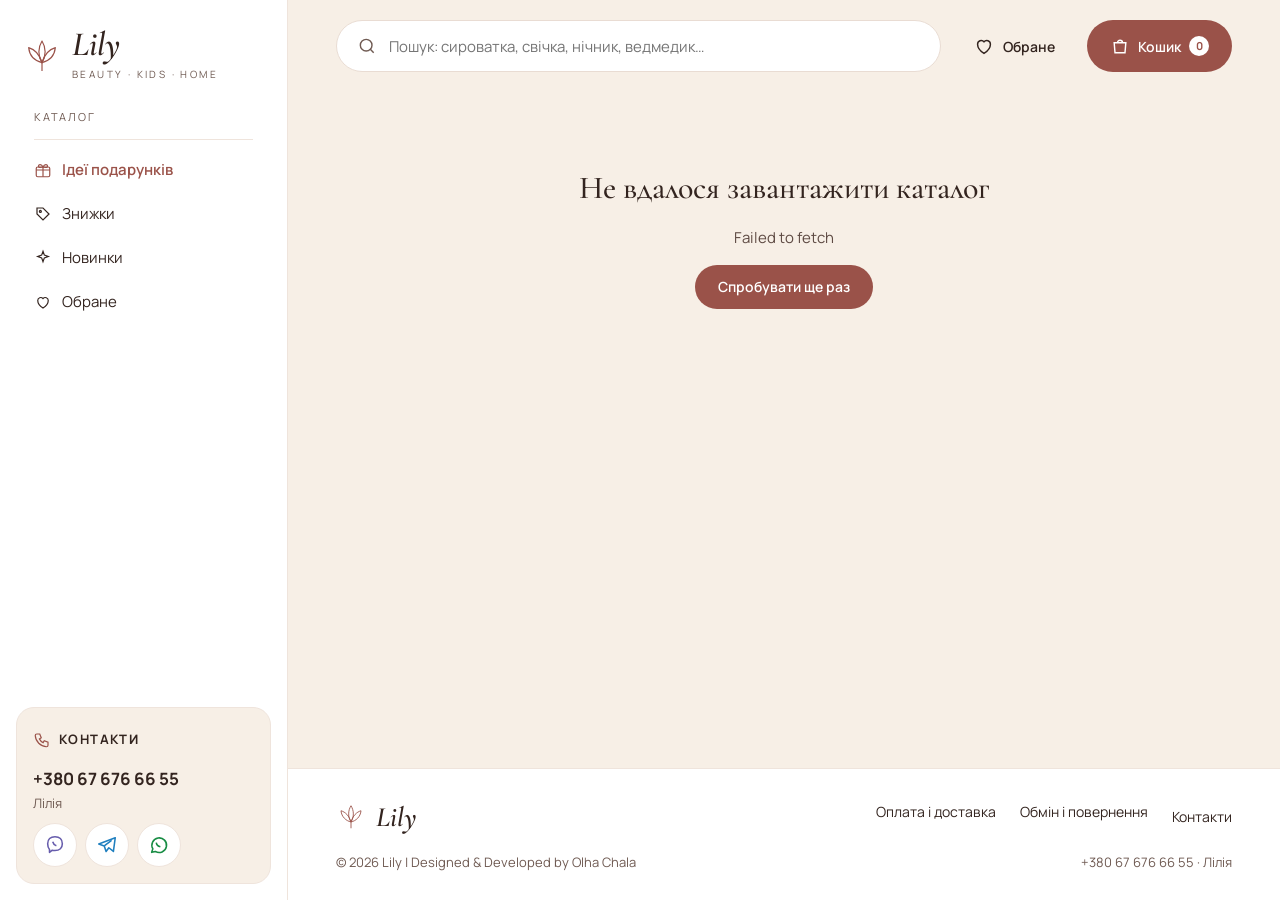
<file: index.html>
<!doctype html>
<html lang="uk">
<head>
<meta charset="utf-8">
<meta name="viewport" content="width=device-width, initial-scale=1">
<title>Lily — косметика, іграшки, декор і світло для дому</title>
<meta name="description" content="Lily — доглядова і декоративна косметика, дитячі іграшки, декор та освітлення для дому. Доставка Новою Поштою та Укрпоштою по всій Україні.">
<meta property="og:title" content="Lily — маленькі радості для вас і вашого дому">
<meta property="og:description" content="Косметика, дитячі іграшки, декор і світло для дому. Доставка по Україні.">
<meta property="og:type" content="website">
<meta name="theme-color" content="#F7EFE6">
<link rel="icon" href="favicon.svg" type="image/svg+xml">
<link rel="preconnect" href="https://fonts.googleapis.com">
<link rel="preconnect" href="https://fonts.gstatic.com" crossorigin>
<link rel="stylesheet" href="https://fonts.googleapis.com/css2?family=Cormorant+Garamond:ital,wght@0,500;0,600;1,500;1,600&family=Manrope:wght@400;500;600;700&display=swap">
<link rel="stylesheet" href="style.css">
</head>
<body>
<div class="demo-note" id="demoNote" hidden>Демо-режим: показано приклади товарів. Після підключення Google Таблиці тут будуть ваші товари.</div>
<div class="topstrip" id="announce" hidden></div>

<div class="layout">
  <aside class="sidebar" id="sidebar" aria-label="Меню магазину">
    <div class="sidebar-scroll">
      <a href="#/" class="logo" data-close>
        <svg width="40" height="40" viewBox="0 0 48 48" fill="none" stroke="#9A5249" stroke-width="1.4" stroke-linejoin="round" aria-hidden="true"><path d="M24 6C29 14 29 24 24 32C19 24 19 14 24 6Z"/><path d="M24 32C16 30 9 24 8 14C15 16 21 22 24 32Z"/><path d="M24 32C32 30 39 24 40 14C33 16 27 22 24 32Z"/><path d="M24 32V42"/></svg>
        <span><span class="logo-word">Lily</span><br><span class="logo-tag">beauty · kids · home</span></span>
      </a>
      <nav aria-label="Каталог">
        <div class="nav-label">Каталог</div>
        <div class="catnav" id="catnav"></div>
        <div class="nav-sep"></div>
        <a class="nav-extra accent" href="#/gifts" data-close>
          <svg width="18" height="18" viewBox="0 0 24 24" fill="none" stroke="currentColor" stroke-width="1.6" aria-hidden="true"><rect x="3" y="8" width="18" height="13" rx="2"/><path d="M12 8v13M3 12h18"/><path d="M12 8c-2-4-6-4-6-1s4 1 6 1c2 0 6 2 6-1s-4-3-6 1z"/></svg>Ідеї подарунків</a>
        <a class="nav-extra" href="#/sale" data-close>
          <svg width="18" height="18" viewBox="0 0 24 24" fill="none" stroke="currentColor" stroke-width="1.6" aria-hidden="true"><path d="M20 12l-8 8-8-8V4h8z"/><circle cx="8.5" cy="8.5" r="1.3"/></svg>Знижки</a>
        <a class="nav-extra" href="#/new" data-close>
          <svg width="18" height="18" viewBox="0 0 24 24" fill="none" stroke="currentColor" stroke-width="1.6" aria-hidden="true"><path d="M12 3l1.8 5.2L19 10l-5.2 1.8L12 17l-1.8-5.2L5 10l5.2-1.8z"/></svg>Новинки</a>
        <a class="nav-extra" href="#/fav" data-close>
          <svg width="18" height="18" viewBox="0 0 24 24" fill="none" stroke="currentColor" stroke-width="1.6" aria-hidden="true"><path d="M12 20s-7-4.4-7-10a4 4 0 0 1 7-2.6A4 4 0 0 1 19 10c0 5.6-7 10-7 10z"/></svg>Обране</a>
      </nav>
    </div>
    <div class="contact-card">
      <button type="button" class="contact-btn" data-open-contacts>
        <svg width="18" height="18" viewBox="0 0 24 24" fill="none" stroke="#9A5249" stroke-width="1.6" aria-hidden="true"><path d="M5 4h4l2 5-2.5 1.5a11 11 0 0 0 5 5L15 13l5 2v4a2 2 0 0 1-2 2A16 16 0 0 1 3 6a2 2 0 0 1 2-2z"/></svg>Контакти</button>
      <a class="contact-phone" data-phone></a>
      <span class="contact-name" data-contact-name></span>
      <div class="messengers" data-messengers></div>
    </div>
  </aside>

  <div class="main">
    <header class="topbar">
      <button type="button" class="icon-btn plain burger" id="burger" aria-label="Відкрити меню">
        <svg width="22" height="22" viewBox="0 0 24 24" fill="none" stroke="#33241F" stroke-width="1.7" aria-hidden="true"><path d="M4 7h16M4 12h16M4 17h10"/></svg>
      </button>
      <a href="#/" class="logo logo-mobile" aria-label="Lily — на головну">
        <svg width="28" height="28" viewBox="0 0 48 48" fill="none" stroke="#9A5249" stroke-width="1.6" stroke-linejoin="round" aria-hidden="true"><path d="M24 6C29 14 29 24 24 32C19 24 19 14 24 6Z"/><path d="M24 32C16 30 9 24 8 14C15 16 21 22 24 32Z"/><path d="M24 32C32 30 39 24 40 14C33 16 27 22 24 32Z"/><path d="M24 32V42"/></svg>
        <span class="logo-word">Lily</span>
      </a>
      <form class="search" id="searchForm" role="search">
        <svg width="20" height="20" viewBox="0 0 24 24" fill="none" stroke="#6F5A52" stroke-width="1.7" aria-hidden="true"><circle cx="11" cy="11" r="7"/><path d="M20 20l-4-4"/></svg>
        <label for="q" class="sr-only">Пошук товарів</label>
        <input id="q" type="search" autocomplete="off" placeholder="Пошук: сироватка, свічка, нічник, ведмедик…">
        <button type="button" class="icon-btn plain" id="qClear" aria-label="Очистити пошук" hidden>
          <svg width="16" height="16" viewBox="0 0 24 24" fill="none" stroke="#6F5A52" stroke-width="2" aria-hidden="true"><path d="M6 6l12 12M18 6L6 18"/></svg>
        </button>
      </form>
      <a href="#/fav" class="top-link" aria-label="Обране">
        <svg width="22" height="22" viewBox="0 0 24 24" fill="none" stroke="#33241F" stroke-width="1.6" aria-hidden="true"><path d="M12 20s-7-4.4-7-10a4 4 0 0 1 7-2.6A4 4 0 0 1 19 10c0 5.6-7 10-7 10z"/></svg>
        <span class="lbl">Обране</span> <span class="count" id="favCount" hidden>0</span>
      </a>
      <button type="button" class="btn cart-btn" id="cartBtn" aria-label="Кошик">
        <svg width="20" height="20" viewBox="0 0 24 24" fill="none" stroke="#fff" stroke-width="1.7" aria-hidden="true"><path d="M5 8h14l-1 12H6z"/><path d="M9 8a3 3 0 0 1 6 0"/></svg>
        <span class="lbl">Кошик</span> <span class="count" id="cartCount">0</span>
      </button>
    </header>

    <main id="view" tabindex="-1"><div class="loading"><div class="spinner" role="status" aria-label="Завантаження"></div></div></main>

    <footer class="site-footer">
      <div class="foot-top">
        <a href="#/" class="logo">
          <svg width="30" height="30" viewBox="0 0 48 48" fill="none" stroke="#9A5249" stroke-width="1.4" stroke-linejoin="round" aria-hidden="true"><path d="M24 6C29 14 29 24 24 32C19 24 19 14 24 6Z"/><path d="M24 32C16 30 9 24 8 14C15 16 21 22 24 32Z"/><path d="M24 32C32 30 39 24 40 14C33 16 27 22 24 32Z"/><path d="M24 32V42"/></svg>
          <span class="logo-word" style="font-size:28px">Lily</span>
        </a>
        <nav class="foot-links" aria-label="Інформація">
          <a href="#/info/delivery">Оплата і доставка</a>
          <a href="#/info/returns">Обмін і повернення</a>
          <button type="button" class="contact-btn" style="text-transform:none;letter-spacing:0;font-weight:400;font-size:14px" data-open-contacts>Контакти</button>
          <a href="#" data-instagram hidden>Instagram</a>
        </nav>
      </div>
      <div class="foot-bottom">
        <span>© 2026 Lily | Designed &amp; Developed by Olha Chala</span>
        <span><span data-phone-text></span> · <span data-contact-name></span></span>
      </div>
    </footer>
  </div>
</div>

<button type="button" class="mobile-cart" id="mobileCart" hidden><span id="mobileCartLabel">Кошик</span><span id="mobileCartSum"></span></button>

<div class="overlay" id="overlay"></div>

<aside class="drawer" id="cart" aria-label="Кошик" aria-hidden="true">
  <div class="drawer-head">
    <h2>Ваш кошик</h2>
    <button type="button" class="icon-btn" data-close-drawer aria-label="Закрити кошик">
      <svg width="18" height="18" viewBox="0 0 24 24" fill="none" stroke="#33241F" stroke-width="1.8" aria-hidden="true"><path d="M6 6l12 12M18 6L6 18"/></svg>
    </button>
  </div>
  <div class="drawer-body" id="cartBody"></div>
  <div class="drawer-foot" id="cartFoot"></div>
</aside>

<aside class="drawer" id="filters" aria-label="Фільтри" aria-hidden="true">
  <div class="drawer-head">
    <h2>Фільтри</h2>
    <button type="button" class="icon-btn" data-close-drawer aria-label="Закрити фільтри">
      <svg width="18" height="18" viewBox="0 0 24 24" fill="none" stroke="#33241F" stroke-width="1.8" aria-hidden="true"><path d="M6 6l12 12M18 6L6 18"/></svg>
    </button>
  </div>
  <div class="drawer-body" id="filterBody"></div>
  <div class="drawer-foot" style="flex-direction:row">
    <button type="button" class="btn btn-soft" id="fReset" style="flex:1">Скинути</button>
    <button type="button" class="btn" id="fApply" style="flex:2">Показати</button>
  </div>
</aside>

<div class="modal" id="modal" hidden role="dialog" aria-modal="true" aria-labelledby="modalTitle">
  <div class="modal-box" id="modalBox"></div>
</div>

<div class="toast" id="toast" role="status" aria-live="polite"></div>

<script src="config.js"></script>
<script src="api.js"></script>
<script src="app.js"></script>
</body>
</html>
</file>
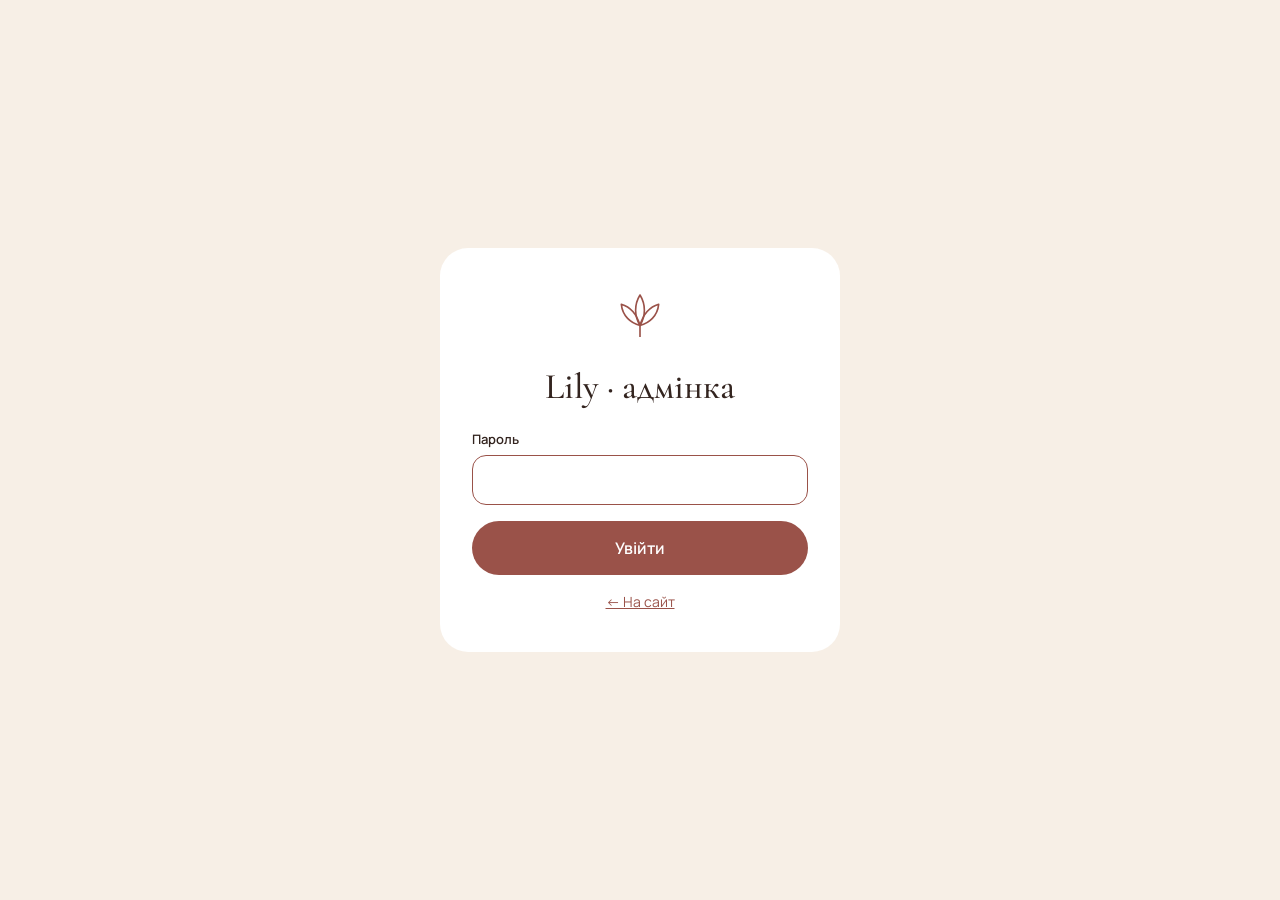
<file: admin.html>
<!doctype html>
<html lang="uk">
<head>
<meta charset="utf-8">
<meta name="viewport" content="width=device-width, initial-scale=1">
<meta name="robots" content="noindex, nofollow">
<title>Lily — адмінка</title>
<link rel="icon" href="favicon.svg" type="image/svg+xml">
<link rel="stylesheet" href="https://fonts.googleapis.com/css2?family=Cormorant+Garamond:ital,wght@0,500;0,600;1,500;1,600&family=Manrope:wght@400;500;600;700&display=swap">
<link rel="stylesheet" href="style.css">
<link rel="stylesheet" href="admin.css">
</head>
<body class="admin">
<div class="demo-note" id="demoNote" hidden>Демо-режим: зміни зберігаються лише в цьому браузері. Пароль: demo12</div>

<section id="login" class="login" hidden>
  <form id="loginForm" class="login-box">
    <svg width="56" height="56" viewBox="0 0 48 48" fill="none" stroke="#9A5249" stroke-width="1.4" stroke-linejoin="round" aria-hidden="true"><path d="M24 6C29 14 29 24 24 32C19 24 19 14 24 6Z"/><path d="M24 32C16 30 9 24 8 14C15 16 21 22 24 32Z"/><path d="M24 32C32 30 39 24 40 14C33 16 27 22 24 32Z"/><path d="M24 32V42"/></svg>
    <h1>Lily · адмінка</h1>
    <label class="field" style="width:100%">Пароль<input class="input" id="pw" type="password" autocomplete="current-password" required></label>
    <span class="err" id="loginErr" hidden></span>
    <button class="btn btn-lg btn-block" type="submit">Увійти</button>
    <a href="./" style="font-size:14px">← На сайт</a>
  </form>
</section>

<div id="app" hidden>
  <header class="a-head">
    <a href="./" class="logo" target="_blank" rel="noopener" title="Відкрити сайт">
      <svg width="32" height="32" viewBox="0 0 48 48" fill="none" stroke="#9A5249" stroke-width="1.4" stroke-linejoin="round" aria-hidden="true"><path d="M24 6C29 14 29 24 24 32C19 24 19 14 24 6Z"/><path d="M24 32C16 30 9 24 8 14C15 16 21 22 24 32Z"/><path d="M24 32C32 30 39 24 40 14C33 16 27 22 24 32Z"/><path d="M24 32V42"/></svg>
      <span class="logo-word" style="font-size:28px">Lily</span>
    </a>
    <nav class="a-tabs" role="tablist" aria-label="Розділи адмінки">
      <button type="button" role="tab" data-tab="products" aria-selected="true">Товари</button>
      <button type="button" role="tab" data-tab="orders">Замовлення <span class="count" id="newOrders" hidden></span></button>
      <button type="button" role="tab" data-tab="reports">Звіти</button>
      <button type="button" role="tab" data-tab="categories">Категорії</button>
      <button type="button" role="tab" data-tab="settings">Налаштування</button>
    </nav>
    <button type="button" class="btn btn-soft" id="logout">Вийти</button>
  </header>
  <main class="a-main" id="panel"></main>
</div>

<div class="overlay" id="overlay"></div>
<aside class="drawer editor" id="editor" aria-label="Редагування товару" aria-hidden="true">
  <div class="drawer-head">
    <h2 id="edTitle">Новий товар</h2>
    <button type="button" class="icon-btn" data-close-editor aria-label="Закрити">
      <svg width="18" height="18" viewBox="0 0 24 24" fill="none" stroke="#33241F" stroke-width="1.8" aria-hidden="true"><path d="M6 6l12 12M18 6L6 18"/></svg>
    </button>
  </div>
  <form class="drawer-body" id="edForm" novalidate></form>
  <div class="drawer-foot" style="flex-direction:row">
    <button type="button" class="btn btn-soft" data-close-editor style="flex:1">Скасувати</button>
    <button type="submit" form="edForm" class="btn" id="edSave" style="flex:2">Зберегти товар</button>
  </div>
</aside>

<div class="toast" id="toast" role="status" aria-live="polite"></div>
<div class="tip" id="tip" role="tooltip" hidden></div>

<script src="config.js"></script>
<script src="api.js"></script>
<script src="admin.js"></script>
</body>
</html>
</file>
<file: style.css>
/* Lily — стилі магазину */
:root {
  --bg: #F7EFE6;
  --surface: #FFFFFF;
  --powder: #F3E3DE;
  --powder-2: #EBD3CB;
  --powder-soft: #F6EAE5;
  --beige: #EFE5D8;
  --sage: #DCE3D3;
  --lilac: #ECE4EC;
  --champagne: #EAD7B2;
  --accent: #9A5249;
  --accent-dark: #7A3E36;
  --ink: #33241F;
  --ink-2: #5E4A43;
  --muted: #6F5A52;
  --line: #EFE4DC;
  --line-2: #E9DCD3;
  --ok: #3E6B35;
  --ok-bg: #EEF2EA;
  --warn: #8A5A1E;
  --serif: 'Cormorant Garamond', Georgia, serif;
  --sans: 'Manrope', system-ui, -apple-system, 'Segoe UI', sans-serif;
  --r: 20px;
  --side: 288px;
}

* { box-sizing: border-box; }
html { -webkit-text-size-adjust: 100%; }
body { margin: 0; background: var(--bg); color: var(--ink); font-family: var(--sans); font-size: 15px; line-height: 1.5; }
a { color: var(--accent); }
a:hover { color: var(--accent-dark); }
img { max-width: 100%; display: block; }
button, input, select, textarea { font: inherit; color: inherit; }
button { cursor: pointer; }
:focus-visible { outline: 2px solid var(--accent); outline-offset: 2px; }
.sr-only { position: absolute; width: 1px; height: 1px; overflow: hidden; clip: rect(0 0 0 0); white-space: nowrap; }
.serif { font-family: var(--serif); }
[hidden] { display: none !important; }

/* Кнопки */
.btn { display: inline-flex; align-items: center; justify-content: center; gap: 8px; min-height: 44px; padding: 0 22px; border-radius: 999px; border: 1px solid transparent; background: var(--accent); color: #fff; font-weight: 600; font-size: 14px; text-decoration: none; transition: background .15s, transform .1s; }
.btn:hover { background: var(--accent-dark); color: #fff; }
.btn:active { transform: scale(.98); }
.btn[disabled] { opacity: .6; cursor: default; }
.btn-outline { background: transparent; border-color: var(--ink); color: var(--ink); }
.btn-outline:hover { background: var(--ink); color: #fff; }
.btn-soft { background: var(--surface); border-color: var(--line-2); color: var(--ink); }
.btn-soft:hover { background: var(--powder-soft); color: var(--ink); }
.btn-lg { min-height: 54px; font-size: 16px; padding: 0 28px; }
.btn-block { width: 100%; }
.icon-btn { width: 44px; height: 44px; border-radius: 50%; border: 1px solid var(--line-2); background: var(--surface); display: inline-flex; align-items: center; justify-content: center; padding: 0; flex-shrink: 0; }
.icon-btn:hover { background: var(--powder-soft); }
.icon-btn.plain { border-color: transparent; background: transparent; }

/* Верхня смужка */
.topstrip { background: var(--ink); color: #F7EFE6; font-size: 13px; text-align: center; padding: 10px 16px; letter-spacing: .2px; }

/* Каркас */
.layout { display: flex; min-height: 100vh; }
.sidebar { width: var(--side); flex-shrink: 0; background: var(--surface); border-right: 1px solid var(--line); position: sticky; top: 0; height: 100vh; display: flex; flex-direction: column; }
.sidebar-scroll { flex: 1; overflow-y: auto; padding: 28px 22px 16px; display: flex; flex-direction: column; gap: 24px; }
.main { flex: 1; min-width: 0; display: flex; flex-direction: column; }

.logo { display: flex; align-items: center; gap: 10px; text-decoration: none; color: var(--ink); }
.logo:hover { color: var(--ink); }
.logo-word { font-family: var(--serif); font-style: italic; font-weight: 600; font-size: 34px; line-height: 1; }
.logo-tag { font-size: 10px; letter-spacing: 2.4px; text-transform: uppercase; color: var(--muted); }

/* Меню категорій */
.nav-label { font-size: 11px; letter-spacing: 1.8px; text-transform: uppercase; color: var(--muted); padding: 0 12px 6px; }
.catnav { display: flex; flex-direction: column; gap: 2px; }
.cat-link { display: flex; align-items: center; justify-content: space-between; gap: 8px; min-height: 44px; padding: 6px 12px; border-radius: 12px; color: var(--ink); text-decoration: none; font-size: 15px; background: none; border: 0; width: 100%; text-align: left; }
.cat-link:hover { background: var(--powder-soft); color: var(--ink); }
.cat-link.active { background: var(--powder-soft); font-weight: 700; }
.cat-link svg { flex-shrink: 0; transition: transform .2s; }
.cat-link.open svg { transform: rotate(90deg); }
.subnav { display: flex; flex-direction: column; margin: 2px 0 6px 22px; padding-left: 12px; border-left: 1px solid var(--powder-2); }
.sub-link { min-height: 38px; display: flex; align-items: center; padding: 0 12px; color: var(--ink); text-decoration: none; font-size: 14px; border-radius: 10px; }
.sub-link:hover { color: var(--accent); }
.sub-link.active { color: var(--accent); font-weight: 700; }
.nav-sep { height: 1px; background: var(--line); margin: 8px 12px; }
.nav-extra { display: flex; align-items: center; gap: 10px; min-height: 44px; padding: 0 12px; border-radius: 12px; text-decoration: none; color: var(--ink); font-size: 15px; }
.nav-extra:hover { background: var(--powder-soft); color: var(--ink); }
.nav-extra.accent { color: var(--accent); font-weight: 600; }

/* Контакти внизу зліва */
.contact-card { margin: 0 16px 16px; padding: 16px; border-radius: 18px; background: var(--bg); border: 1px solid var(--line); display: flex; flex-direction: column; gap: 10px; }
.contact-btn { display: inline-flex; align-items: center; gap: 8px; background: none; border: 0; padding: 0; font-weight: 700; font-size: 13px; letter-spacing: 1.4px; text-transform: uppercase; color: var(--ink); min-height: 32px; }
.contact-phone { font-size: 17px; font-weight: 700; color: var(--ink); text-decoration: none; }
.contact-name { font-size: 13px; color: var(--muted); margin-top: -8px; }
.messengers { display: flex; gap: 8px; flex-wrap: wrap; }
.msg-btn { width: 44px; height: 44px; border-radius: 50%; background: var(--surface); border: 1px solid var(--line); display: inline-flex; align-items: center; justify-content: center; }
.msg-btn:hover { background: var(--powder-soft); }

/* Шапка */
.topbar { display: flex; align-items: center; gap: 16px; padding: 20px 48px; position: sticky; top: 0; z-index: 20; background: rgba(247, 239, 230, .92); backdrop-filter: blur(8px); }
.topbar .burger, .topbar .logo-mobile { display: none; }
.search { flex: 1; min-width: 0; height: 52px; display: flex; align-items: center; gap: 10px; padding: 0 8px 0 20px; background: var(--surface); border: 1px solid var(--line-2); border-radius: 26px; }
.search:focus-within { border-color: var(--accent); }
.search input { flex: 1; min-width: 0; border: 0; outline: none; background: transparent; font-size: 15px; height: 100%; }
.search input::-webkit-search-cancel-button { display: none; }
.top-link { display: inline-flex; align-items: center; gap: 8px; min-height: 52px; padding: 0 16px; border-radius: 26px; color: var(--ink); text-decoration: none; font-weight: 600; font-size: 14px; background: none; border: 0; white-space: nowrap; }
.top-link:hover { background: var(--surface); color: var(--ink); }
.cart-btn { min-height: 52px; padding: 0 22px; }
.count { display: inline-flex; min-width: 20px; height: 20px; padding: 0 6px; border-radius: 10px; align-items: center; justify-content: center; background: var(--accent); color: #fff; font-size: 11px; font-weight: 700; }
.cart-btn .count { background: #fff; color: var(--accent); }

#view { padding: 8px 48px 64px; flex: 1; }

/* Головний банер */
.hero { display: grid; grid-template-columns: minmax(0, 1.05fr) minmax(0, 1fr); border-radius: 28px; overflow: hidden; background: var(--powder); min-height: 420px; }
.hero-text { padding: 56px; display: flex; flex-direction: column; justify-content: center; gap: 20px; }
.eyebrow { font-size: 12px; letter-spacing: 2.4px; text-transform: uppercase; color: var(--accent-dark); font-weight: 600; }
.hero h1 { margin: 0; font-family: var(--serif); font-weight: 500; font-size: clamp(40px, 4.4vw, 62px); line-height: 1.02; }
.hero h1 em { color: var(--accent); }
.hero p { margin: 0; font-size: 16px; color: var(--ink-2); max-width: 440px; }
.hero-actions { display: flex; gap: 12px; flex-wrap: wrap; }
.hero-art { display: grid; grid-template-columns: 1.4fr 1fr; grid-template-rows: 1fr 1fr; gap: 16px; padding: 32px 32px 32px 0; }
.hero-art > div { border-radius: 22px; display: flex; align-items: center; justify-content: center; overflow: hidden; }
.hero-art > div:first-child { grid-row: span 2; background: var(--powder-2); }
.hero-art img { width: 100%; height: 100%; object-fit: cover; }

/* Плитки категорій */
.section { margin-top: 64px; }
.section-head { display: flex; align-items: flex-end; justify-content: space-between; gap: 16px; margin-bottom: 24px; flex-wrap: wrap; }
.section-head h2, .page-title { margin: 4px 0 0; font-family: var(--serif); font-weight: 500; font-size: clamp(32px, 3vw, 44px); line-height: 1.05; }
.cat-tiles { display: grid; grid-template-columns: repeat(5, minmax(0, 1fr)); gap: 20px; }
.cat-tile { display: flex; flex-direction: column; align-items: center; gap: 12px; text-decoration: none; color: var(--ink); font-weight: 600; text-align: center; }
.cat-tile:hover { color: var(--accent); }
.cat-tile .circle { width: 100%; max-width: 148px; aspect-ratio: 1; border-radius: 50%; display: flex; align-items: center; justify-content: center; transition: transform .2s; }
.cat-tile:hover .circle { transform: translateY(-3px); }

/* Панель фільтрів */
.toolbar { display: flex; flex-wrap: wrap; gap: 10px; align-items: center; margin-bottom: 24px; }
.chip { display: inline-flex; align-items: center; gap: 6px; min-height: 44px; padding: 0 18px; border-radius: 22px; border: 1px solid var(--line-2); background: var(--surface); font-size: 14px; color: var(--ink); }
.chip:hover { border-color: var(--accent); }
.chip.on { border-color: var(--accent); background: var(--powder-soft); color: var(--accent-dark); font-weight: 600; }
.chip.dark { background: var(--ink); color: #fff; border-color: var(--ink); font-weight: 600; }
.sort { display: inline-flex; align-items: center; gap: 6px; min-height: 44px; padding: 0 8px 0 16px; border-radius: 22px; border: 1px solid var(--line-2); background: var(--surface); font-size: 14px; margin-left: auto; }
.sort select { border: 0; background: transparent; font-weight: 600; min-height: 42px; }
.result-info { color: var(--muted); font-size: 14px; margin: -8px 0 20px; }

/* Картки товарів */
.grid { display: grid; grid-template-columns: repeat(4, minmax(0, 1fr)); column-gap: 24px; row-gap: 40px; }
.card { display: flex; flex-direction: column; gap: 12px; min-width: 0; }
.card-media { position: relative; aspect-ratio: 4 / 5; border-radius: var(--r); overflow: hidden; display: flex; align-items: center; justify-content: center; text-decoration: none; }
.card-media img { width: 100%; height: 100%; object-fit: cover; transition: transform .4s; }
.card:hover .card-media img { transform: scale(1.04); }
.badges { position: absolute; top: 12px; left: 12px; display: flex; flex-wrap: wrap; gap: 6px; }
.badge { height: 26px; display: inline-flex; align-items: center; padding: 0 10px; border-radius: 13px; font-size: 12px; font-weight: 700; background: var(--ink); color: #fff; }
.badge.sale { background: var(--accent); }
.badge.new { background: var(--sage); color: #3E4F37; }
.badge.age { position: absolute; left: 12px; bottom: 12px; background: #fff; color: var(--ink); font-weight: 600; }
.fav-btn { position: absolute; top: 10px; right: 10px; width: 44px; height: 44px; border-radius: 50%; border: 0; background: rgba(255, 255, 255, .92); display: flex; align-items: center; justify-content: center; }
.fav-btn.on svg, .fav-inline.on svg { fill: var(--accent); stroke: var(--accent); }
.fav-inline { width: 54px; height: 54px; }
.card-cat { font-size: 12px; color: var(--muted); }
.card-name { font-size: 16px; font-weight: 600; line-height: 1.35; color: var(--ink); text-decoration: none; display: -webkit-box; -webkit-line-clamp: 2; -webkit-box-orient: vertical; overflow: hidden; }
.card-name:hover { color: var(--accent); }
.price-row { display: flex; align-items: baseline; gap: 8px; flex-wrap: wrap; }
.price { font-size: 19px; font-weight: 700; }
.price.sale { color: var(--accent); }
.old { font-size: 14px; color: var(--muted); }
.stock { font-size: 12px; font-weight: 600; }
.stock.ok { color: var(--ok); }
.stock.low { color: var(--accent); }
.stock.order { color: var(--warn); }
.stock.none { color: var(--muted); }
.card-info { display: flex; flex-direction: column; gap: 6px; flex: 1; }
.card .btn { width: 100%; }

.empty { text-align: center; padding: 64px 16px; color: var(--ink-2); }
.empty h3 { font-family: var(--serif); font-weight: 500; font-size: 32px; margin: 0 0 8px; color: var(--ink); }

/* Подарунки */
.gift-tiles { display: grid; grid-template-columns: repeat(4, minmax(0, 1fr)); gap: 24px; }
.gift-tile { min-height: 200px; padding: 26px; border-radius: 24px; display: flex; flex-direction: column; justify-content: flex-end; gap: 4px; text-decoration: none; color: var(--ink); transition: transform .2s; }
.gift-tile:hover { transform: translateY(-3px); color: var(--ink); }
.gift-tile b { font-family: var(--serif); font-style: italic; font-size: 36px; font-weight: 600; line-height: 1.1; }
.gift-tile span { font-size: 14px; color: var(--ink-2); }

.trust { display: grid; grid-template-columns: repeat(3, minmax(0, 1fr)); gap: 24px; }
.trust > div { display: flex; gap: 16px; align-items: flex-start; padding: 24px; border-radius: var(--r); background: var(--surface); border: 1px solid var(--line); }
.trust b { display: block; font-size: 15px; }
.trust span { font-size: 14px; color: var(--ink-2); }

/* Сторінка товару */
.crumbs { display: flex; flex-wrap: wrap; gap: 8px; font-size: 13px; color: var(--muted); margin-bottom: 24px; }
.crumbs a { color: var(--muted); text-decoration: none; }
.crumbs a:hover { color: var(--accent); }
.product { display: grid; grid-template-columns: minmax(0, 1.1fr) minmax(0, 1fr); gap: 48px; align-items: start; }
.gallery { display: grid; grid-template-columns: 88px minmax(0, 1fr); gap: 16px; }
.gallery.single { grid-template-columns: minmax(0, 1fr); }
.thumbs { display: flex; flex-direction: column; gap: 12px; }
.thumb { width: 88px; height: 106px; border-radius: 14px; border: 1px solid var(--line); overflow: hidden; padding: 0; background: var(--surface); display: flex; align-items: center; justify-content: center; }
.thumb.on { border: 2px solid var(--accent); }
.thumb img { width: 100%; height: 100%; object-fit: cover; }
.main-photo { position: relative; aspect-ratio: 4 / 5; border-radius: 24px; overflow: hidden; display: flex; align-items: center; justify-content: center; }
.main-photo img { width: 100%; height: 100%; object-fit: cover; }
.pinfo { display: flex; flex-direction: column; gap: 20px; }
.pinfo .meta { font-size: 13px; letter-spacing: 1.6px; text-transform: uppercase; color: var(--muted); }
.pinfo h1 { margin: 0; font-family: var(--serif); font-weight: 500; font-size: clamp(30px, 3vw, 42px); line-height: 1.1; }
.pinfo .price { font-size: 32px; }
.save { font-size: 13px; font-weight: 600; color: var(--accent-dark); }
.avail { display: flex; align-items: center; gap: 10px; padding: 14px 16px; border-radius: 14px; background: var(--ok-bg); font-weight: 600; font-size: 14px; color: #2F5228; }
.avail .dot { width: 10px; height: 10px; border-radius: 50%; background: var(--ok); }
.avail.order { background: #F7EEDF; color: var(--warn); }
.avail.order .dot { background: var(--warn); }
.avail.none { background: #F0ECE9; color: var(--muted); }
.avail.none .dot { background: var(--muted); }
.avail .left { margin-left: auto; color: var(--accent); }
.specs { display: grid; grid-template-columns: repeat(2, minmax(0, 1fr)); gap: 1px; border-radius: 16px; overflow: hidden; background: var(--line); border: 1px solid var(--line); }
.specs > div { background: var(--surface); padding: 12px 16px; display: flex; flex-direction: column; }
.specs span { font-size: 12px; color: var(--muted); }
.specs b { font-size: 14px; }
.buy-row { display: flex; gap: 12px; align-items: center; }
.qty { display: inline-flex; align-items: center; height: 54px; border: 1px solid var(--line-2); border-radius: 27px; background: var(--surface); flex-shrink: 0; }
.qty button { width: 48px; height: 52px; border: 0; background: none; font-size: 20px; }
.qty span { min-width: 26px; text-align: center; font-weight: 700; }
.qty.sm { height: 40px; }
.qty.sm button { width: 34px; height: 38px; font-size: 16px; }
.info-box { display: flex; flex-direction: column; gap: 14px; padding: 20px; border-radius: 18px; background: var(--surface); border: 1px solid var(--line); }
.info-box > div { display: flex; gap: 12px; align-items: flex-start; }
.info-box b { display: block; font-size: 14px; }
.info-box span { font-size: 13px; color: var(--muted); }
.desc { white-space: pre-line; font-size: 16px; line-height: 1.7; color: #4A3830; max-width: 760px; }
.desc-title { font-family: var(--serif); font-weight: 500; font-size: 30px; margin: 56px 0 12px; padding-bottom: 12px; border-bottom: 1px solid var(--line); }

/* Висувні панелі */
.overlay { position: fixed; inset: 0; background: rgba(51, 36, 31, .42); z-index: 40; opacity: 0; pointer-events: none; transition: opacity .2s; }
.overlay.on { opacity: 1; pointer-events: auto; }
.drawer { position: fixed; top: 0; right: 0; bottom: 0; width: min(520px, 100%); background: var(--surface); z-index: 50; transform: translateX(100%); transition: transform .25s ease; display: flex; flex-direction: column; }
.drawer.on { transform: none; }
.drawer.left { right: auto; left: 0; transform: translateX(-100%); width: min(320px, 88%); }
.drawer.left.on { transform: none; }
.drawer-head { display: flex; align-items: center; justify-content: space-between; padding: 24px 28px 12px; }
.drawer-head h2 { margin: 0; font-family: var(--serif); font-weight: 500; font-size: 34px; }
.drawer-body { flex: 1; overflow-y: auto; padding: 8px 28px 24px; display: flex; flex-direction: column; gap: 18px; }
.drawer-foot { padding: 16px 28px 24px; border-top: 1px solid var(--line); display: flex; flex-direction: column; gap: 12px; }

.ship-bar { padding: 14px 16px; border-radius: 14px; background: var(--powder-soft); font-size: 13px; color: var(--ink-2); display: flex; flex-direction: column; gap: 8px; }
.ship-bar .track { height: 6px; border-radius: 3px; background: var(--powder-2); overflow: hidden; }
.ship-bar .fill { height: 100%; background: var(--accent); border-radius: 3px; }
.line-item { display: grid; grid-template-columns: 72px minmax(0, 1fr) auto; gap: 14px; align-items: center; }
.line-item .thumbimg { width: 72px; height: 86px; border-radius: 14px; overflow: hidden; display: flex; align-items: center; justify-content: center; }
.line-item .thumbimg img { width: 100%; height: 100%; object-fit: cover; }
.line-item .nm { font-size: 14px; font-weight: 600; line-height: 1.35; color: var(--ink); text-decoration: none; }
.line-item .rm { background: none; border: 0; color: var(--muted); font-size: 12px; padding: 4px 0; text-decoration: underline; min-height: 28px; }
.line-right { display: flex; flex-direction: column; align-items: flex-end; gap: 6px; }
.total-row { display: flex; justify-content: space-between; align-items: baseline; }
.total-row b { font-size: 26px; }

.field { display: flex; flex-direction: column; gap: 6px; font-size: 13px; font-weight: 600; }
.field .hint { font-weight: 400; color: var(--muted); }
.field .req { color: var(--accent); }
.input { height: 50px; padding: 0 16px; border-radius: 14px; border: 1px solid var(--line-2); background: var(--surface); font-size: 16px; font-weight: 400; width: 100%; }
textarea.input { height: auto; min-height: 110px; padding: 12px 16px; resize: vertical; }
.input:focus { border-color: var(--accent); outline: none; }
.input.bad { border-color: #B3261E; }
.err { color: #B3261E; font-size: 13px; font-weight: 600; }
.choices { display: grid; grid-template-columns: repeat(2, minmax(0, 1fr)); gap: 10px; }
.choice { position: relative; display: flex; align-items: center; gap: 10px; min-height: 50px; padding: 8px 14px; border-radius: 14px; border: 1px solid var(--line-2); font-size: 14px; font-weight: 500; cursor: pointer; }
.choice:has(input:checked) { border: 1.5px solid var(--accent); background: var(--powder-soft); font-weight: 600; }
.choice input { accent-color: var(--accent); width: 18px; height: 18px; margin: 0; }
fieldset { border: 0; margin: 0; padding: 0; display: flex; flex-direction: column; gap: 8px; }
legend { font-size: 13px; font-weight: 600; padding: 0 0 8px; }

/* Фільтри */
.fgroup { display: flex; flex-direction: column; gap: 10px; padding-bottom: 18px; border-bottom: 1px solid var(--line); }
.fgroup h3 { margin: 0; font-size: 14px; font-weight: 700; }
.fopts { display: flex; flex-wrap: wrap; gap: 8px; }
.fopts .chip { min-height: 40px; padding: 0 14px; font-size: 13px; }
.price-inputs { display: flex; gap: 10px; align-items: center; }
.price-inputs .input { height: 44px; }

/* Модальні вікна */
.modal { position: fixed; inset: 0; z-index: 60; display: flex; align-items: center; justify-content: center; padding: 16px; }
.modal-box { position: relative; width: min(520px, 100%); max-height: calc(100vh - 32px); overflow-y: auto; background: var(--surface); border-radius: 28px; padding: 44px 36px 36px; text-align: center; display: flex; flex-direction: column; align-items: center; gap: 16px; }
.modal-box h2 { margin: 0; font-family: var(--serif); font-weight: 500; font-size: 40px; line-height: 1.05; }
.modal-box p { margin: 0; font-size: 16px; color: var(--ink-2); }
.modal-close { position: absolute; top: 14px; right: 14px; }
.modal-mark { width: 92px; height: 92px; border-radius: 50%; background: var(--powder); display: flex; align-items: center; justify-content: center; }
.modal-box form { width: 100%; text-align: left; display: flex; flex-direction: column; gap: 14px; }
.contact-list { width: 100%; display: flex; flex-direction: column; gap: 10px; }
.contact-list a { display: flex; align-items: center; gap: 14px; min-height: 56px; padding: 0 18px; border-radius: 16px; border: 1px solid var(--line); color: var(--ink); text-decoration: none; font-weight: 600; text-align: left; }
.contact-list a:hover { background: var(--powder-soft); }

.toast { position: fixed; left: 50%; bottom: 24px; transform: translate(-50%, 20px); background: var(--ink); color: #fff; padding: 14px 22px; border-radius: 18px; font-size: 14px; font-weight: 600; z-index: 70; opacity: 0; pointer-events: none; transition: all .25s; max-width: calc(100% - 32px); text-align: center; }
.toast.on { opacity: 1; transform: translate(-50%, 0); }

.mobile-cart { display: none; }

footer.site-footer { background: var(--surface); border-top: 1px solid var(--line); padding: 32px 48px 28px; display: flex; flex-direction: column; gap: 20px; }
.foot-top { display: flex; justify-content: space-between; align-items: center; gap: 20px; flex-wrap: wrap; }
.foot-links { display: flex; gap: 24px; flex-wrap: wrap; font-size: 14px; }
.foot-links a { color: var(--ink); text-decoration: none; }
.foot-links a:hover { color: var(--accent); }
.foot-bottom { display: flex; justify-content: space-between; gap: 12px; flex-wrap: wrap; font-size: 13px; color: var(--muted); }

.loading { display: flex; justify-content: center; padding: 80px 0; }
.spinner { width: 36px; height: 36px; border-radius: 50%; border: 3px solid var(--powder-2); border-top-color: var(--accent); animation: spin .8s linear infinite; }
@keyframes spin { to { transform: rotate(360deg); } }
.skeleton { background: linear-gradient(90deg, var(--beige), #F4EDE4, var(--beige)); background-size: 200% 100%; animation: sk 1.2s infinite; border-radius: var(--r); }
@keyframes sk { to { background-position: -200% 0; } }

.demo-note { background: var(--champagne); color: var(--ink); font-size: 13px; text-align: center; padding: 8px 16px; }

/* Адаптивність */
@media (max-width: 1200px) {
  .grid { grid-template-columns: repeat(3, minmax(0, 1fr)); }
  .gift-tiles { grid-template-columns: repeat(2, minmax(0, 1fr)); }
  .hero-art { display: none; }
  .hero { grid-template-columns: 1fr; }
}
@media (max-width: 960px) {
  .sidebar { position: fixed; left: 0; top: 0; z-index: 50; transform: translateX(-100%); transition: transform .25s; width: min(320px, 88%); box-shadow: 0 0 40px rgba(0,0,0,.12); }
  .sidebar.on { transform: none; }
  .topbar { padding: 10px 16px; gap: 6px; flex-wrap: wrap; }
  .topbar .burger { display: inline-flex; }
  .topbar .logo-mobile { display: flex; margin-right: auto; }
  .topbar .logo-mobile .logo-word { font-size: 28px; }
  .topbar .search { order: 5; flex-basis: 100%; height: 48px; }
  .top-link .lbl { display: none; }
  .top-link { padding: 0 10px; min-height: 44px; }
  .cart-btn { min-height: 44px; padding: 0 14px; }
  .cart-btn .lbl { display: none; }
  #view { padding: 8px 16px 110px; }
  .hero-text { padding: 32px 24px; }
  .product { grid-template-columns: 1fr; gap: 28px; }
  .cat-tiles { grid-template-columns: repeat(5, 116px); overflow-x: auto; padding-bottom: 6px; scroll-snap-type: x mandatory; }
  .cat-tile { scroll-snap-align: start; font-size: 13px; }
  .trust { grid-template-columns: 1fr; }
  .section { margin-top: 44px; }
  .mobile-cart { display: flex; position: fixed; left: 16px; right: 16px; bottom: 16px; z-index: 30; height: 56px; padding: 0 22px; border-radius: 28px; background: var(--accent); color: #fff; justify-content: space-between; align-items: center; font-weight: 700; text-decoration: none; border: 0; box-shadow: 0 10px 30px rgba(122, 62, 54, .3); }
  .mobile-cart:hover { color: #fff; }
  footer.site-footer { padding: 28px 16px 96px; }
  .drawer-head, .drawer-body, .drawer-foot { padding-left: 20px; padding-right: 20px; }
}
@media (max-width: 640px) {
  .grid { grid-template-columns: repeat(2, minmax(0, 1fr)); column-gap: 12px; row-gap: 28px; }
  .card { gap: 8px; }
  .card-name { font-size: 14px; }
  .price { font-size: 16px; }
  .card .btn { min-height: 44px; font-size: 13px; padding: 0 10px; }
  .fav-btn { width: 40px; height: 40px; top: 6px; right: 6px; }
  .badges { top: 8px; left: 8px; }
  .gift-tiles { gap: 12px; }
  .gift-tile { min-height: 150px; padding: 18px; }
  .gift-tile b { font-size: 28px; }
  .gallery { grid-template-columns: 1fr; }
  .thumbs { flex-direction: row; order: 2; overflow-x: auto; }
  .thumb { width: 72px; height: 86px; flex-shrink: 0; }
  .specs { grid-template-columns: 1fr 1fr; }
  .sort { margin-left: 0; }
  .choices { grid-template-columns: 1fr; }
  .buy-row { gap: 8px; }
  .buy-row .btn { padding: 0 12px; font-size: 15px; }
  .modal-box { padding: 40px 22px 26px; }
  .modal-box h2 { font-size: 32px; }
}
@media (prefers-reduced-motion: reduce) { * { transition: none !important; animation: none !important; } }
</file>
<file: admin.css>
/* Lily — адмінка */
body.admin { background: var(--bg); }
.login { min-height: 100vh; display: flex; align-items: center; justify-content: center; padding: 16px; }
.login-box { width: min(400px, 100%); background: var(--surface); border-radius: 28px; padding: 40px 32px; display: flex; flex-direction: column; align-items: center; gap: 16px; }
.login-box h1 { margin: 0; font-family: var(--serif); font-weight: 500; font-size: 36px; }

.a-head { position: sticky; top: 0; z-index: 20; display: flex; align-items: center; gap: 24px; padding: 14px 32px; background: var(--surface); border-bottom: 1px solid var(--line); }
.a-tabs { display: flex; gap: 4px; flex: 1; overflow-x: auto; }
.a-tabs button { min-height: 44px; padding: 0 16px; border: 0; border-radius: 22px; background: none; font-weight: 600; font-size: 14px; color: var(--ink-2); white-space: nowrap; display: inline-flex; align-items: center; gap: 6px; }
.a-tabs button:hover { background: var(--powder-soft); }
.a-tabs button[aria-selected="true"] { background: var(--ink); color: #fff; }
.a-main { max-width: 1240px; margin: 0 auto; padding: 32px 32px 80px; }
.a-title { display: flex; align-items: center; justify-content: space-between; gap: 16px; flex-wrap: wrap; margin-bottom: 20px; }
.a-title h1 { margin: 0; font-family: var(--serif); font-weight: 500; font-size: 40px; }
.a-bar { display: flex; flex-wrap: wrap; gap: 10px; align-items: center; margin-bottom: 16px; }
.a-bar .input { height: 44px; width: auto; min-width: 220px; flex: 1; max-width: 420px; }
.a-bar select.input { flex: 0 1 auto; min-width: 180px; }
.card-box { background: var(--surface); border: 1px solid var(--line); border-radius: 20px; }

/* Список товарів */
.plist { display: flex; flex-direction: column; }
.prow { display: grid; grid-template-columns: 60px minmax(0, 2.4fr) 110px 150px 70px 150px; gap: 16px; align-items: center; padding: 12px 18px; border-bottom: 1px solid var(--line); }
.prow:last-child { border-bottom: 0; }
.prow.head { font-size: 12px; color: var(--muted); text-transform: uppercase; letter-spacing: 1px; padding-top: 14px; padding-bottom: 10px; }
.prow.off { opacity: .55; }
.c-meta { display: contents; }
.pthumb { width: 60px; height: 72px; border-radius: 12px; overflow: hidden; display: flex; align-items: center; justify-content: center; }
.pthumb img { width: 100%; height: 100%; object-fit: cover; }
.pname { font-weight: 600; line-height: 1.3; }
.psub { font-size: 12px; color: var(--muted); }
.pill { display: inline-flex; align-items: center; height: 28px; padding: 0 12px; border-radius: 14px; font-size: 12px; font-weight: 700; white-space: nowrap; }
.pill.ok { background: var(--ok-bg); color: #2F5228; }
.pill.order { background: #F7EEDF; color: var(--warn); }
.pill.none { background: #F0ECE9; color: var(--muted); }
.pill.new { background: var(--powder); color: var(--accent-dark); }
.pill.dark { background: var(--ink); color: #fff; }
.pactions { display: flex; gap: 8px; justify-content: flex-end; }
.link-btn { background: none; border: 0; color: var(--accent); font-weight: 600; min-height: 40px; padding: 0 8px; text-decoration: underline; }
.link-btn.danger { color: #9B2C24; }

/* Редактор */
.editor { width: min(760px, 100%); }
.grid2 { display: grid; grid-template-columns: repeat(2, minmax(0, 1fr)); gap: 14px; }
.grid3 { display: grid; grid-template-columns: repeat(3, minmax(0, 1fr)); gap: 14px; }
.ed-section { display: flex; flex-direction: column; gap: 12px; padding-top: 18px; border-top: 1px solid var(--line); }
.ed-section h3 { margin: 0; font-size: 15px; }
.ed-section p.note { margin: -6px 0 0; font-size: 13px; color: var(--muted); }
select.input { appearance: auto; }
.checks { display: flex; flex-wrap: wrap; gap: 8px; }
.check { display: inline-flex; align-items: center; gap: 8px; min-height: 44px; padding: 0 14px; border-radius: 22px; border: 1px solid var(--line-2); font-size: 14px; cursor: pointer; }
.check:has(input:checked) { border-color: var(--accent); background: var(--powder-soft); font-weight: 600; }
.check input { accent-color: var(--accent); width: 18px; height: 18px; margin: 0; }
.xrow { display: grid; grid-template-columns: minmax(0, 1fr) minmax(0, 1.4fr) 44px; gap: 10px; align-items: center; }
.photos { display: grid; grid-template-columns: repeat(auto-fill, minmax(120px, 1fr)); gap: 12px; }
.ph { position: relative; aspect-ratio: 4 / 5; border-radius: 14px; overflow: hidden; background: var(--beige); border: 1px solid var(--line); }
.ph img { width: 100%; height: 100%; object-fit: cover; }
.ph .main-tag { position: absolute; top: 6px; left: 6px; }
.ph .ph-tools { position: absolute; left: 0; right: 0; bottom: 0; display: flex; justify-content: space-between; padding: 6px; background: linear-gradient(transparent, rgba(51,36,31,.55)); }
.ph .ph-tools button { width: 34px; height: 34px; border-radius: 50%; border: 0; background: rgba(255,255,255,.95); font-size: 14px; font-weight: 700; }
.ph-add { aspect-ratio: 4 / 5; border-radius: 14px; border: 1.5px dashed var(--accent); display: flex; flex-direction: column; align-items: center; justify-content: center; gap: 6px; color: var(--accent); font-weight: 600; font-size: 13px; cursor: pointer; text-align: center; padding: 8px; background: var(--surface); }
.ph-add:hover { background: var(--powder-soft); }
.ph.loading::after { content: ''; position: absolute; inset: 0; background: rgba(255,255,255,.6); }

/* Замовлення */
.orders { display: flex; flex-direction: column; gap: 14px; }
.order { padding: 20px 22px; display: grid; grid-template-columns: minmax(0, 1fr) minmax(0, 1.4fr) 200px; gap: 20px; align-items: start; }
.order h3 { margin: 0 0 4px; font-size: 16px; display: flex; gap: 8px; align-items: center; flex-wrap: wrap; }
.order .when { font-size: 13px; color: var(--muted); }
.order .items { white-space: pre-line; font-size: 14px; line-height: 1.6; }
.order .sum { font-size: 20px; font-weight: 700; margin-top: 6px; }
.order .phone { font-size: 17px; font-weight: 700; color: var(--ink); text-decoration: none; }
.order .quick { display: flex; gap: 8px; margin-top: 8px; flex-wrap: wrap; }
.order .quick a { font-size: 13px; font-weight: 600; }
.order.is-new { border-color: var(--accent); box-shadow: 0 0 0 1px var(--accent) inset; }

/* Звіти */
.kpis { display: grid; grid-template-columns: repeat(6, minmax(0, 1fr)); gap: 14px; margin-bottom: 20px; }
.kpi { padding: 18px; display: flex; flex-direction: column; gap: 4px; }
.kpi span { font-size: 13px; color: var(--muted); }
.kpi b { font-size: 28px; font-weight: 700; letter-spacing: -.5px; }
.charts { display: grid; grid-template-columns: repeat(2, minmax(0, 1fr)); gap: 14px; margin-bottom: 20px; }
.chart { padding: 20px 20px 12px; }
.chart h3, .tbl h3 { margin: 0 0 14px; font-size: 15px; }
.chart svg { width: 100%; height: 200px; display: block; overflow: visible; }
.chart .axis { font-size: 11px; fill: var(--muted); font-family: var(--sans); }
.chart .bar { fill: var(--accent); }
.chart .bar:hover, .chart .bar.hl { fill: var(--accent-dark); }
.tables { display: grid; grid-template-columns: repeat(2, minmax(0, 1fr)); gap: 14px; }
.tbl { padding: 20px; }
.tbl table { width: 100%; border-collapse: collapse; font-size: 14px; }
.tbl td { padding: 8px 0; border-bottom: 1px solid var(--line); vertical-align: top; }
.tbl td:last-child { text-align: right; font-weight: 700; padding-left: 12px; white-space: nowrap; }
.tbl tr:last-child td { border-bottom: 0; }
.tbl .none { color: var(--muted); font-size: 14px; margin: 0; }
.tip { position: fixed; z-index: 80; pointer-events: none; background: var(--ink); color: #fff; font-size: 13px; padding: 8px 12px; border-radius: 10px; white-space: nowrap; }
.seg { display: inline-flex; background: var(--surface); border: 1px solid var(--line-2); border-radius: 22px; padding: 3px; }
.seg button { min-height: 38px; padding: 0 14px; border: 0; border-radius: 19px; background: none; font-weight: 600; font-size: 13px; }
.seg button.on { background: var(--ink); color: #fff; }

/* Категорії та налаштування */
.catrow { display: grid; grid-template-columns: minmax(0, 1fr) minmax(0, 1.6fr) auto; gap: 14px; padding: 16px 18px; border-bottom: 1px solid var(--line); align-items: start; }
.catrow:last-child { border-bottom: 0; }
.catrow textarea.input { min-height: 90px; }
.cat-tools { display: flex; gap: 6px; }
.settings-grid { display: grid; grid-template-columns: repeat(2, minmax(0, 1fr)); gap: 16px; }
.set-card { padding: 24px; display: flex; flex-direction: column; gap: 14px; }
.set-card h2 { margin: 0; font-family: var(--serif); font-weight: 500; font-size: 28px; }
.set-card p { margin: 0; font-size: 14px; color: var(--ink-2); }

@media (max-width: 1000px) {
  .kpis { grid-template-columns: repeat(3, minmax(0, 1fr)); }
  .charts, .tables, .settings-grid { grid-template-columns: 1fr; }
  .order { grid-template-columns: 1fr; gap: 10px; }
  .prow { display: flex; flex-wrap: wrap; gap: 8px 14px; }
  .prow.head { display: none; }
  .prow > .c-name { flex: 1; min-width: 0; max-width: calc(100% - 76px); }
  .prow .c-meta { display: flex; flex-wrap: wrap; align-items: center; gap: 8px 12px; flex-basis: 100%; padding-left: 74px; }
  .prow .pactions { flex-basis: 100%; justify-content: flex-start; flex-wrap: wrap; gap: 2px; padding-left: 66px; }
  .prow .link-btn { padding: 0 6px; }
  .prow .c-qty::before { content: 'К-сть: '; color: var(--muted); font-size: 13px; }
}
@media (max-width: 700px) {
  .a-head { flex-wrap: wrap; padding: 10px 16px; gap: 10px; }
  .a-tabs { order: 3; flex-basis: 100%; }
  .a-head .btn { margin-left: auto; }
  .a-main { padding: 20px 16px 80px; }
  .grid2, .grid3 { grid-template-columns: 1fr; }
  .kpis { grid-template-columns: repeat(2, minmax(0, 1fr)); }
  .catrow { grid-template-columns: 1fr; }
  .xrow { grid-template-columns: minmax(0, 1fr) minmax(0, 1fr) 44px; }
  .a-bar .input { max-width: none; }
}
</file>
